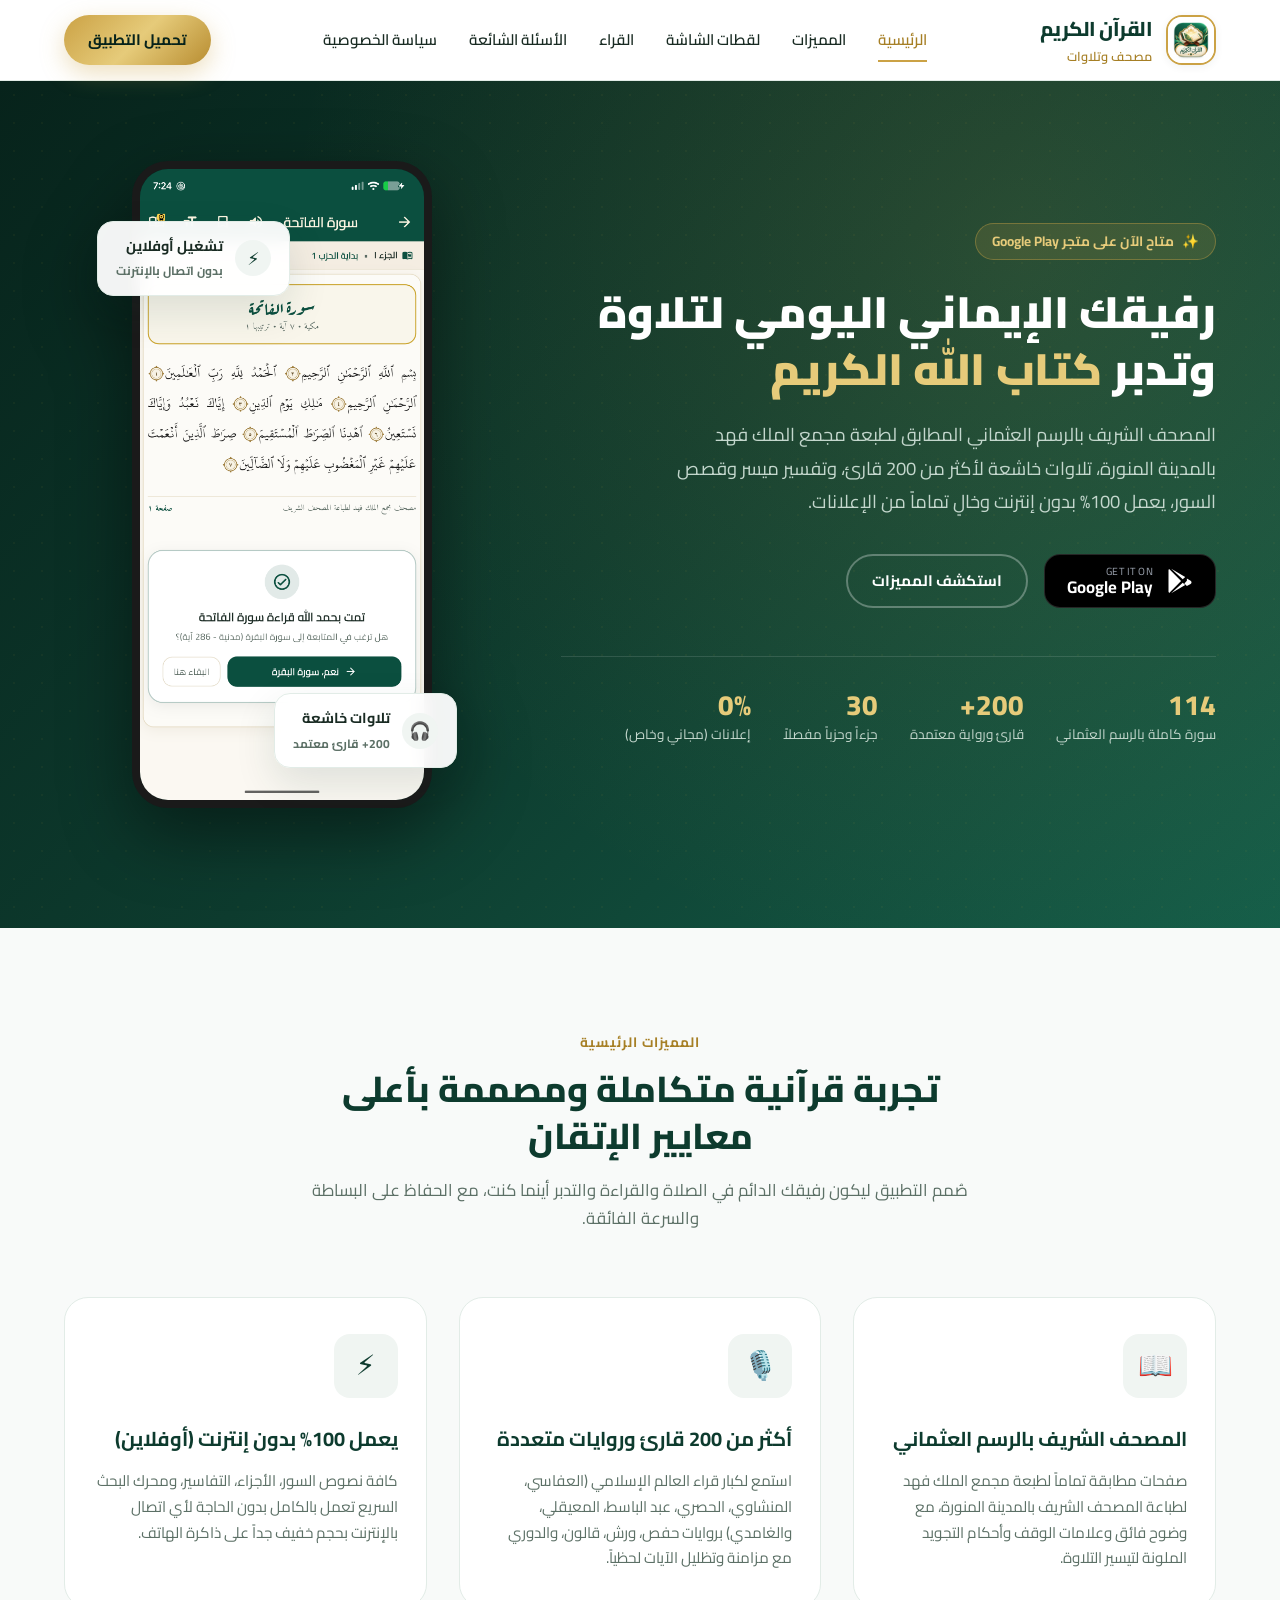
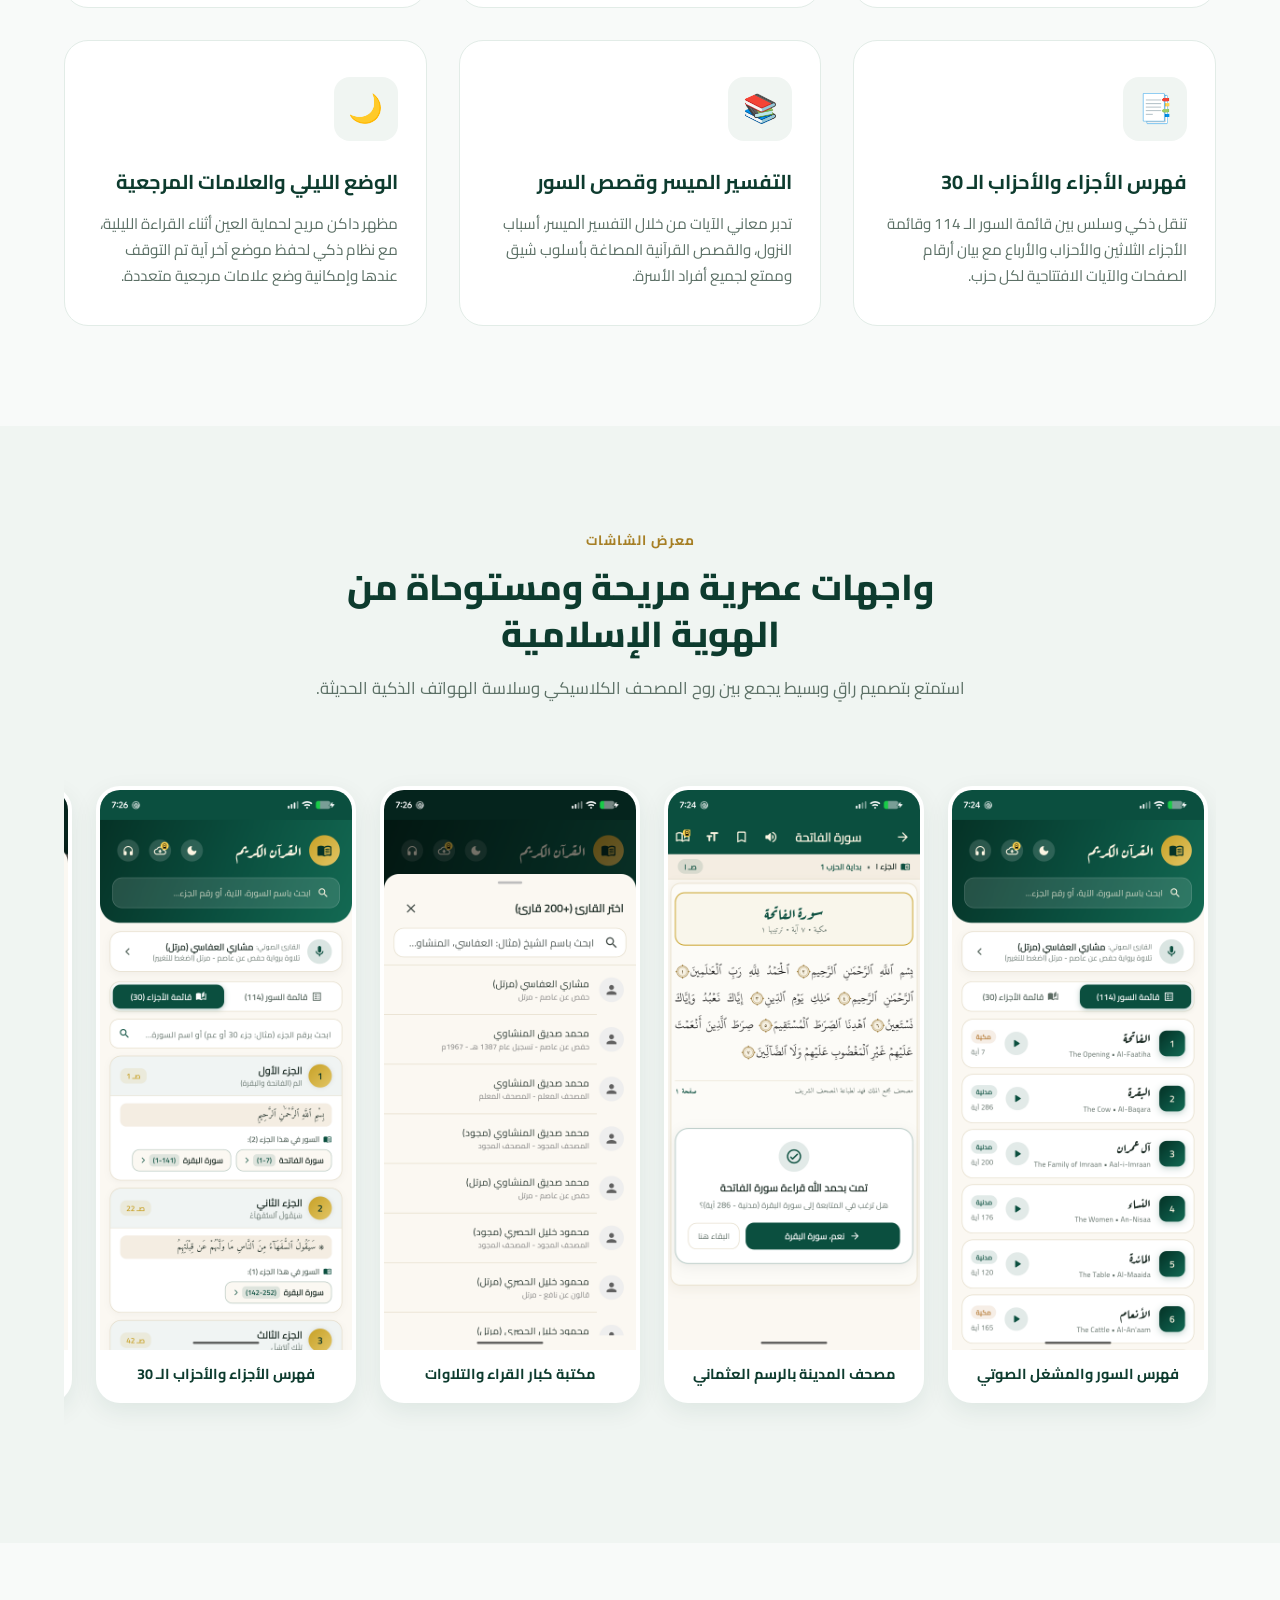
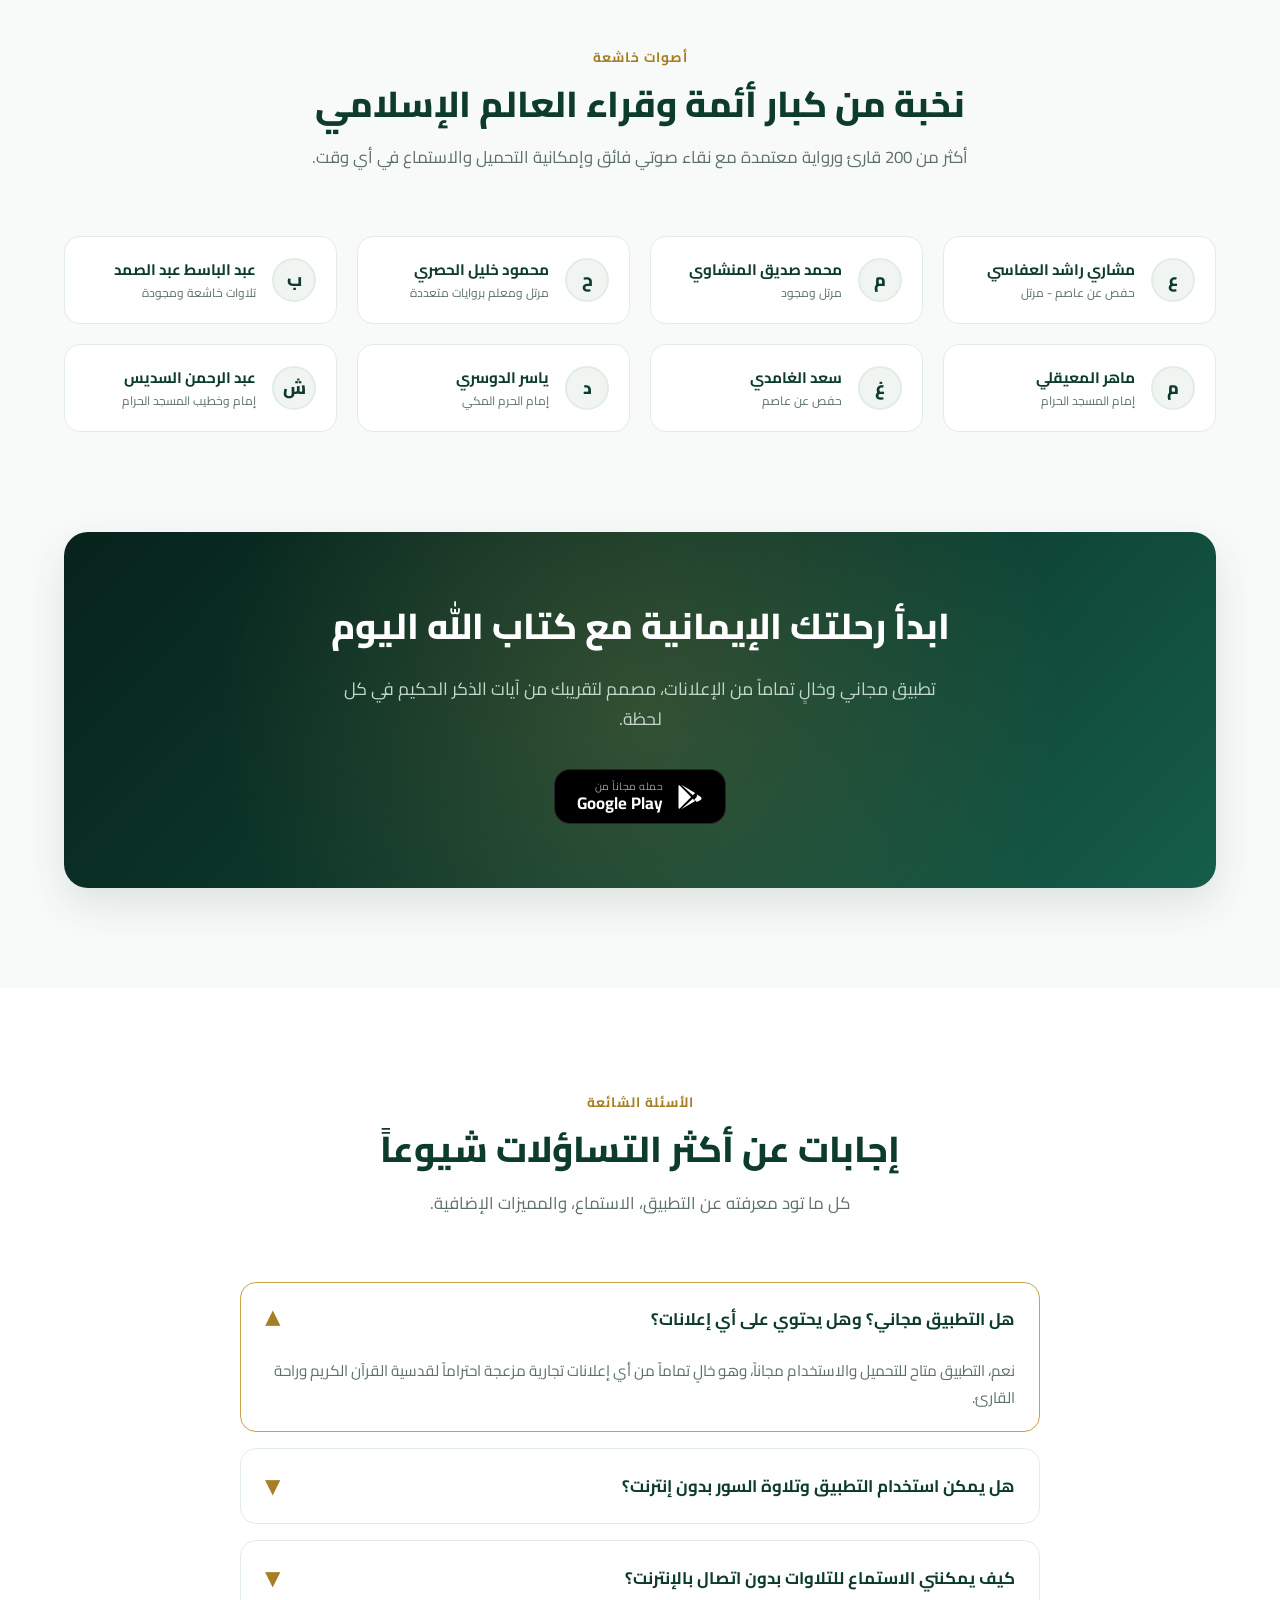
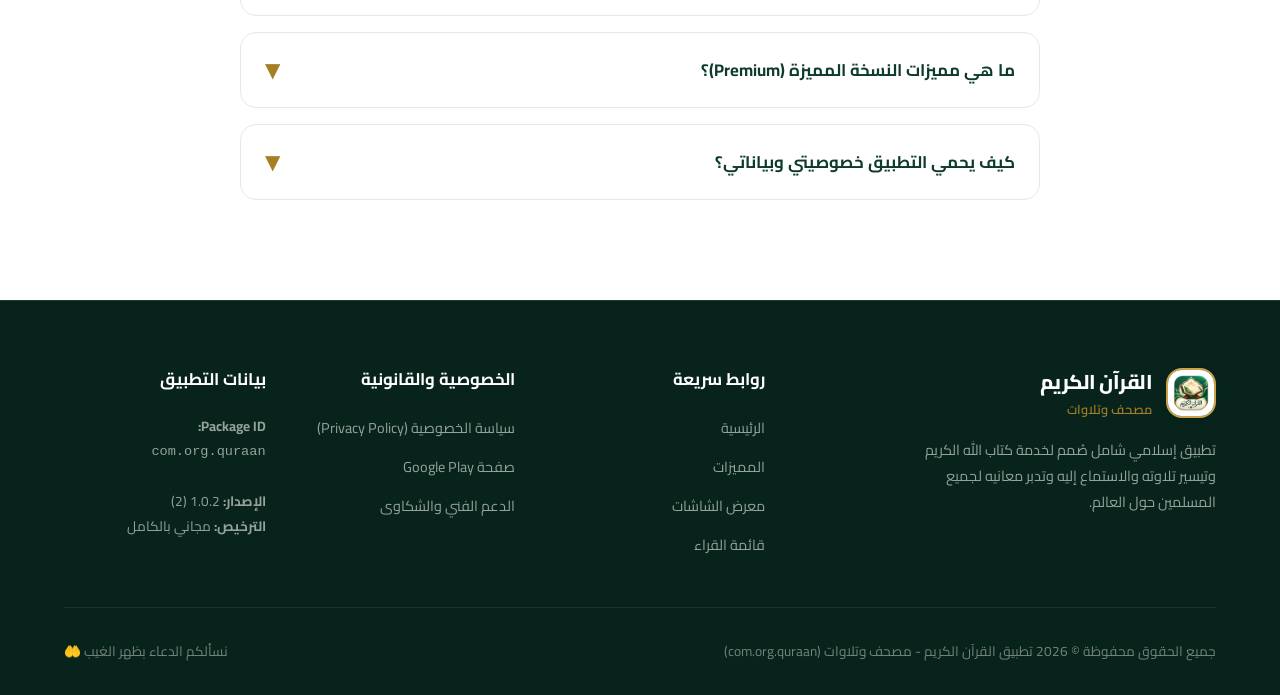
<file: index.html>
<!DOCTYPE html>
<html lang="ar" dir="rtl">
<head>
  <meta charset="UTF-8">
  <meta name="viewport" content="width=device-width, initial-scale=1.0">
  <title>القرآن الكريم - مصحف وتلاوات | التطبيق الإسلامي الشامل</title>
  <meta name="description" content="تطبيق القرآن الكريم - مصحف وتلاوات: المصحف الشريف بالرسم العثماني، تلاوات خاشعة لأكثر من 200 قارئ، وتفسير وقصص السور بدون إنترنت وبدون إعلانات.">
  <meta name="keywords" content="القرآن الكريم, مصحف المدينة, تلاوات قرآنية, العفاسي, المنشاوي, الحصري, عبد الباسط, تفسير السور, quran app, com.org.quraan">
  <meta property="og:title" content="القرآن الكريم - مصحف وتلاوات">
  <meta property="og:description" content="المصحف الشريف بالرسم العثماني، تلاوات خاشعة لأكثر من 200 قارئ، وتفسير وقصص السور بدون إعلانات.">
  <meta property="og:image" content="assets/images/feature_graphic.png">
  <meta property="og:type" content="website">
  
  <link rel="icon" type="image/png" href="assets/images/icon.png">
  <link rel="stylesheet" href="styles.css">
</head>
<body>

  <!-- Header -->
  <header class="header">
    <div class="container">
      <nav class="nav">
        <a href="index.html" class="logo">
          <img src="assets/images/icon.png" alt="شعار تطبيق القرآن الكريم" class="logo-icon">
          <div class="logo-text">
            <span class="logo-title">القرآن الكريم</span>
            <span class="logo-subtitle">مصحف وتلاوات</span>
          </div>
        </a>
        
        <ul class="nav-menu" id="navMenu">
          <li><a href="#hero" class="nav-link active">الرئيسية</a></li>
          <li><a href="#features" class="nav-link">المميزات</a></li>
          <li><a href="#screenshots" class="nav-link">لقطات الشاشة</a></li>
          <li><a href="#reciters" class="nav-link">القراء</a></li>
          <li><a href="#faq" class="nav-link">الأسئلة الشائعة</a></li>
          <li><a href="privacy-policy.html" class="nav-link">سياسة الخصوصية</a></li>
        </ul>

        <div class="nav-actions">
          <a href="#download" class="btn btn-primary">تحميل التطبيق</a>
          <button class="mobile-toggle" id="mobileToggle" aria-label="القائمة">☰</button>
        </div>
      </nav>
    </div>
  </header>

  <!-- Hero Section -->
  <section class="hero" id="hero">
    <div class="hero-pattern"></div>
    <div class="container">
      <div class="hero-content">
        
        <div class="hero-text">
          <div class="hero-badge">
            <span>✨</span>
            <span>متاح الآن على متجر Google Play</span>
          </div>
          
          <h1 class="hero-title">
            رفيقك الإيماني اليومي لتلاوة وتدبر <span>كتاب الله الكريم</span>
          </h1>
          
          <p class="hero-subtitle">
            المصحف الشريف بالرسم العثماني المطابق لطبعة مجمع الملك فهد بالمدينة المنورة، تلاوات خاشعة لأكثر من 200 قارئ، وتفسير ميسر وقصص السور، يعمل 100% بدون إنترنت وخالٍ تماماً من الإعلانات.
          </p>

          <div class="hero-ctas" id="download">
            <a href="https://play.google.com/store/apps/details?id=com.org.quraan" target="_blank" rel="noopener" class="playstore-badge-btn">
              <svg viewBox="0 0 24 24" fill="currentColor">
                <path d="M3.609 1.814L13.793 12 3.61 22.186a1.597 1.597 0 0 1-.61-.914V2.728c0-.348.225-.66.61-.914zM15.207 13.414l2.122 2.121-12.016 6.942 9.894-9.063zm2.122-4.949l-2.122 2.121L5.313 1.523l12.016 6.942zm1.414 1.414l3.197 1.848a1.595 1.595 0 0 1 0 2.766l-3.197 1.848-2.122-2.121 2.122-2.341z"/>
              </svg>
              <div class="playstore-badge-texts">
                <span class="playstore-badge-sub">GET IT ON</span>
                <span class="playstore-badge-main">Google Play</span>
              </div>
            </a>

            <a href="#features" class="btn btn-outline" style="color: #ffffff; border-color: rgba(255,255,255,0.3);">
              استكشف المميزات
            </a>
          </div>

          <div class="hero-stats">
            <div class="stat-item">
              <span class="stat-value">114</span>
              <span class="stat-label">سورة كاملة بالرسم العثماني</span>
            </div>
            <div class="stat-item">
              <span class="stat-value">200+</span>
              <span class="stat-label">قارئ ورواية معتمدة</span>
            </div>
            <div class="stat-item">
              <span class="stat-value">30</span>
              <span class="stat-label">جزءاً وحزباً مفصلاً</span>
            </div>
            <div class="stat-item">
              <span class="stat-value">0%</span>
              <span class="stat-label">إعلانات (مجاني وخاص)</span>
            </div>
          </div>
        </div>

        <div class="hero-visual">
          <div class="phone-mockup-wrap">
            <img src="assets/images/02_madina_mushaf_reading.png" alt="واجهة المصحف الشريف" class="phone-screen-img">
            
            <div class="floating-card floating-card-1">
              <div class="floating-card-icon">🎧</div>
              <div>
                <div>تلاوات خاشعة</div>
                <small style="color: var(--text-muted);">200+ قارئ معتمد</small>
              </div>
            </div>

            <div class="floating-card floating-card-2">
              <div class="floating-card-icon">⚡</div>
              <div>
                <div>تشغيل أوفلاين</div>
                <small style="color: var(--text-muted);">بدون اتصال بالإنترنت</small>
              </div>
            </div>
          </div>
        </div>

      </div>
    </div>
  </section>

  <!-- Features Section -->
  <section class="section" id="features">
    <div class="container">
      <div class="section-header">
        <span class="section-tag">المميزات الرئيسية</span>
        <h2 class="section-title">تجربة قرآنية متكاملة ومصممة بأعلى معايير الإتقان</h2>
        <p class="section-desc">
          صُمم التطبيق ليكون رفيقك الدائم في الصلاة والقراءة والتدبر أينما كنت، مع الحفاظ على البساطة والسرعة الفائقة.
        </p>
      </div>

      <div class="features-grid">
        
        <div class="feature-card">
          <div class="feature-icon-wrap">📖</div>
          <h3 class="feature-title">المصحف الشريف بالرسم العثماني</h3>
          <p class="feature-text">
            صفحات مطابقة تماماً لطبعة مجمع الملك فهد لطباعة المصحف الشريف بالمدينة المنورة، مع وضوح فائق وعلامات الوقف وأحكام التجويد الملونة لتيسير التلاوة.
          </p>
        </div>

        <div class="feature-card">
          <div class="feature-icon-wrap">🎙️</div>
          <h3 class="feature-title">أكثر من 200 قارئ وروايات متعددة</h3>
          <p class="feature-text">
            استمع لكبار قراء العالم الإسلامي (العفاسي، المنشاوي، الحصري، عبد الباسط، المعيقلي، والغامدي) بروايات حفص، ورش، قالون، والدوري مع مزامنة وتظليل الآيات لحظياً.
          </p>
        </div>

        <div class="feature-card">
          <div class="feature-icon-wrap">⚡</div>
          <h3 class="feature-title">يعمل 100% بدون إنترنت (أوفلاين)</h3>
          <p class="feature-text">
            كافة نصوص السور، الأجزاء، التفاسير، ومحرك البحث السريع تعمل بالكامل بدون الحاجة لأي اتصال بالإنترنت بحجم خفيف جداً على ذاكرة الهاتف.
          </p>
        </div>

        <div class="feature-card">
          <div class="feature-icon-wrap">📑</div>
          <h3 class="feature-title">فهرس الأجزاء والأحزاب الـ 30</h3>
          <p class="feature-text">
            تنقل ذكي وسلس بين قائمة السور الـ 114 وقائمة الأجزاء الثلاثين والأحزاب والأرباع مع بيان أرقام الصفحات والآيات الافتتاحية لكل حزب.
          </p>
        </div>

        <div class="feature-card">
          <div class="feature-icon-wrap">📚</div>
          <h3 class="feature-title">التفسير الميسر وقصص السور</h3>
          <p class="feature-text">
            تدبر معاني الآيات من خلال التفسير الميسر، أسباب النزول، والقصص القرآنية المصاغة بأسلوب شيق وممتع لجميع أفراد الأسرة.
          </p>
        </div>

        <div class="feature-card">
          <div class="feature-icon-wrap">🌙</div>
          <h3 class="feature-title">الوضع الليلي والعلامات المرجعية</h3>
          <p class="feature-text">
            مظهر داكن مريح لحماية العين أثناء القراءة الليلية، مع نظام ذكي لحفظ موضع آخر آية تم التوقف عندها وإمكانية وضع علامات مرجعية متعددة.
          </p>
        </div>

      </div>
    </div>
  </section>

  <!-- Screenshots Showcase -->
  <section class="section showcase" id="screenshots">
    <div class="container">
      <div class="section-header">
        <span class="section-tag">معرض الشاشات</span>
        <h2 class="section-title">واجهات عصرية مريحة ومستوحاة من الهوية الإسلامية</h2>
        <p class="section-desc">
          استمتع بتصميم راقٍ وبسيط يجمع بين روح المصحف الكلاسيكي وسلاسة الهواتف الذكية الحديثة.
        </p>
      </div>

      <div class="screenshots-scroll">
        
        <div class="screenshot-item">
          <img src="assets/images/01_home_surahs_and_audio.png" alt="فهرس السور والمشغل الصوتي" loading="lazy">
          <div class="screenshot-caption">فهرس السور والمشغل الصوتي</div>
        </div>

        <div class="screenshot-item">
          <img src="assets/images/02_madina_mushaf_reading.png" alt="مصحف المدينة بالرسم العثماني" loading="lazy">
          <div class="screenshot-caption">مصحف المدينة بالرسم العثماني</div>
        </div>

        <div class="screenshot-item">
          <img src="assets/images/03_sheikhs_and_reciters.png" alt="مكتبة كبار القراء والتلاوات" loading="lazy">
          <div class="screenshot-caption">مكتبة كبار القراء والتلاوات</div>
        </div>

        <div class="screenshot-item">
          <img src="assets/images/04_ajza_and_parties_index.png" alt="فهرس الأجزاء والأحزاب الـ 30" loading="lazy">
          <div class="screenshot-caption">فهرس الأجزاء والأحزاب الـ 30</div>
        </div>

        <div class="screenshot-item">
          <img src="assets/images/05_premium_features_and_tafseer.png" alt="التفسير الميسر والمميزات الممتازة" loading="lazy">
          <div class="screenshot-caption">التفسير الميسر والمميزات الممتازة</div>
        </div>

      </div>
    </div>
  </section>

  <!-- Reciters Showcase -->
  <section class="section" id="reciters">
    <div class="container">
      <div class="section-header">
        <span class="section-tag">أصوات خاشعة</span>
        <h2 class="section-title">نخبة من كبار أئمة وقراء العالم الإسلامي</h2>
        <p class="section-desc">
          أكثر من 200 قارئ ورواية معتمدة مع نقاء صوتي فائق وإمكانية التحميل والاستماع في أي وقت.
        </p>
      </div>

      <div class="reciters-grid">
        
        <div class="reciter-card">
          <div class="reciter-avatar">ع</div>
          <div>
            <div class="reciter-name">مشاري راشد العفاسي</div>
            <div class="reciter-style">حفص عن عاصم - مرتل</div>
          </div>
        </div>

        <div class="reciter-card">
          <div class="reciter-avatar">م</div>
          <div>
            <div class="reciter-name">محمد صديق المنشاوي</div>
            <div class="reciter-style">مرتل ومجود</div>
          </div>
        </div>

        <div class="reciter-card">
          <div class="reciter-avatar">ح</div>
          <div>
            <div class="reciter-name">محمود خليل الحصري</div>
            <div class="reciter-style">مرتل ومعلم بروايات متعددة</div>
          </div>
        </div>

        <div class="reciter-card">
          <div class="reciter-avatar">ب</div>
          <div>
            <div class="reciter-name">عبد الباسط عبد الصمد</div>
            <div class="reciter-style">تلاوات خاشعة ومجودة</div>
          </div>
        </div>

        <div class="reciter-card">
          <div class="reciter-avatar">م</div>
          <div>
            <div class="reciter-name">ماهر المعيقلي</div>
            <div class="reciter-style">إمام المسجد الحرام</div>
          </div>
        </div>

        <div class="reciter-card">
          <div class="reciter-avatar">غ</div>
          <div>
            <div class="reciter-name">سعد الغامدي</div>
            <div class="reciter-style">حفص عن عاصم</div>
          </div>
        </div>

        <div class="reciter-card">
          <div class="reciter-avatar">د</div>
          <div>
            <div class="reciter-name">ياسر الدوسري</div>
            <div class="reciter-style">إمام الحرم المكي</div>
          </div>
        </div>

        <div class="reciter-card">
          <div class="reciter-avatar">ش</div>
          <div>
            <div class="reciter-name">عبد الرحمن السديس</div>
            <div class="reciter-style">إمام وخطيب المسجد الحرام</div>
          </div>
        </div>

      </div>
    </div>
  </section>

  <!-- CTA Banner Section -->
  <section class="section" style="padding-top: 0;">
    <div class="container">
      <div class="cta-banner">
        <h2 class="cta-title">ابدأ رحلتك الإيمانية مع كتاب الله اليوم</h2>
        <p class="cta-desc">
          تطبيق مجاني وخالٍ تماماً من الإعلانات، مصمم لتقريبك من آيات الذكر الحكيم في كل لحظة.
        </p>
        <div class="cta-actions">
          <a href="https://play.google.com/store/apps/details?id=com.org.quraan" target="_blank" rel="noopener" class="playstore-badge-btn">
            <svg viewBox="0 0 24 24" fill="currentColor">
              <path d="M3.609 1.814L13.793 12 3.61 22.186a1.597 1.597 0 0 1-.61-.914V2.728c0-.348.225-.66.61-.914zM15.207 13.414l2.122 2.121-12.016 6.942 9.894-9.063zm2.122-4.949l-2.122 2.121L5.313 1.523l12.016 6.942zm1.414 1.414l3.197 1.848a1.595 1.595 0 0 1 0 2.766l-3.197 1.848-2.122-2.121 2.122-2.341z"/>
            </svg>
            <div class="playstore-badge-texts">
              <span class="playstore-badge-sub">حمله مجاناً من</span>
              <span class="playstore-badge-main">Google Play</span>
            </div>
          </a>
        </div>
      </div>
    </div>
  </section>

  <!-- FAQ Section -->
  <section class="section" id="faq" style="background: #ffffff;">
    <div class="container">
      <div class="section-header">
        <span class="section-tag">الأسئلة الشائعة</span>
        <h2 class="section-title">إجابات عن أكثر التساؤلات شيوعاً</h2>
        <p class="section-desc">كل ما تود معرفته عن التطبيق، الاستماع، والمميزات الإضافية.</p>
      </div>

      <div class="faq-grid">
        
        <div class="faq-item active">
          <div class="faq-question">
            <span>هل التطبيق مجاني؟ وهل يحتوي على أي إعلانات؟</span>
            <span class="faq-icon">▼</span>
          </div>
          <div class="faq-answer">
            نعم، التطبيق متاح للتحميل والاستخدام مجاناً، وهو خالٍ تماماً من أي إعلانات تجارية مزعجة احتراماً لقدسية القرآن الكريم وراحة القارئ.
          </div>
        </div>

        <div class="faq-item">
          <div class="faq-question">
            <span>هل يمكن استخدام التطبيق وتلاوة السور بدون إنترنت؟</span>
            <span class="faq-icon">▼</span>
          </div>
          <div class="faq-answer">
            نعم 100%! كافة نصوص المصحف الشريف بالرسم العثماني، التفسير الميسر، محرك البحث، وفهرس الأجزاء مدمجة ومحفوظة داخل التطبيق وتعمل فورياً بدون أي اتصال بالإنترنت.
          </div>
        </div>

        <div class="faq-item">
          <div class="faq-question">
            <span>كيف يمكنني الاستماع للتلاوات بدون اتصال بالإنترنت؟</span>
            <span class="faq-icon">▼</span>
          </div>
          <div class="faq-answer">
            يمكنك بث التلاوات مباشرة عبر الإنترنت مجاناً، أو تحميل سور القارئ المفضل لديك بضغطة زر واحدة لتستمع إليها لاحقاً أوفلاين في أي وقت بدون إنترنت.
          </div>
        </div>

        <div class="faq-item">
          <div class="faq-question">
            <span>ما هي مميزات النسخة المميزة (Premium)؟</span>
            <span class="faq-icon">▼</span>
          </div>
          <div class="faq-answer">
            تتيح النسخة المميزة فتح خاصية تحميل التلاوات والاستماع إليها أوفلاين بالكامل، بالإضافة إلى ميزة التفسير الميسر وقصص وأسباب نزول السور، وذلك عبر اشتراك دائم لمرة واحدة مدى الحياة بدون أي مصاريف شهرية.
          </div>
        </div>

        <div class="faq-item">
          <div class="faq-question">
            <span>كيف يحمي التطبيق خصوصيتي وبياناتي؟</span>
            <span class="faq-icon">▼</span>
          </div>
          <div class="faq-answer">
            التطبيق لا يطلب تسجيل الدخول، ولا يجمع أو يشارك أي بيانات شخصية، موقع جغرافي، أو جهات اتصال. كافة العلامات المرجعية والإعدادات تُحفظ محلياً على هاتفك فقط. يمكنك مراجعة <a href="privacy-policy.html" style="color: var(--primary); font-weight: 700;">سياسة الخصوصية</a> لمزيد من التفاصيل.
          </div>
        </div>

      </div>
    </div>
  </section>

  <!-- Footer -->
  <footer class="footer">
    <div class="container">
      <div class="footer-grid">
        
        <div class="footer-brand">
          <div class="logo" style="color: #ffffff;">
            <img src="assets/images/icon.png" alt="أيقونة التطبيق" class="logo-icon">
            <div class="logo-text">
              <span class="logo-title">القرآن الكريم</span>
              <span class="logo-subtitle">مصحف وتلاوات</span>
            </div>
          </div>
          <p class="footer-desc">
            تطبيق إسلامي شامل صُمم لخدمة كتاب الله الكريم وتيسير تلاوته والاستماع إليه وتدبر معانيه لجميع المسلمين حول العالم.
          </p>
        </div>

        <div>
          <h4 class="footer-col-title">روابط سريعة</h4>
          <ul class="footer-links">
            <li><a href="#hero" class="footer-link">الرئيسية</a></li>
            <li><a href="#features" class="footer-link">المميزات</a></li>
            <li><a href="#screenshots" class="footer-link">معرض الشاشات</a></li>
            <li><a href="#reciters" class="footer-link">قائمة القراء</a></li>
          </ul>
        </div>

        <div>
          <h4 class="footer-col-title">الخصوصية والقانونية</h4>
          <ul class="footer-links">
            <li><a href="privacy-policy.html" class="footer-link">سياسة الخصوصية (Privacy Policy)</a></li>
            <li><a href="https://play.google.com/store/apps/details?id=com.org.quraan" target="_blank" rel="noopener" class="footer-link">صفحة Google Play</a></li>
            <li><a href="mailto:support@quraan.org" class="footer-link">الدعم الفني والشكاوى</a></li>
          </ul>
        </div>

        <div>
          <h4 class="footer-col-title">بيانات التطبيق</h4>
          <p style="font-size: 0.85rem; color: #94a39b; line-height: 1.8;">
            <strong>Package ID:</strong><br><code>com.org.quraan</code><br><br>
            <strong>الإصدار:</strong> 1.0.2 (2)<br>
            <strong>الترخيص:</strong> مجاني بالكامل
          </p>
        </div>

      </div>

      <div class="footer-bottom">
        <span>جميع الحقوق محفوظة &copy; 2026 تطبيق القرآن الكريم - مصحف وتلاوات (com.org.quraan)</span>
        <span>نسألكم الدعاء بظهر الغيب 🤲</span>
      </div>
    </div>
  </footer>

  <script src="script.js"></script>
</body>
</html>
</file>
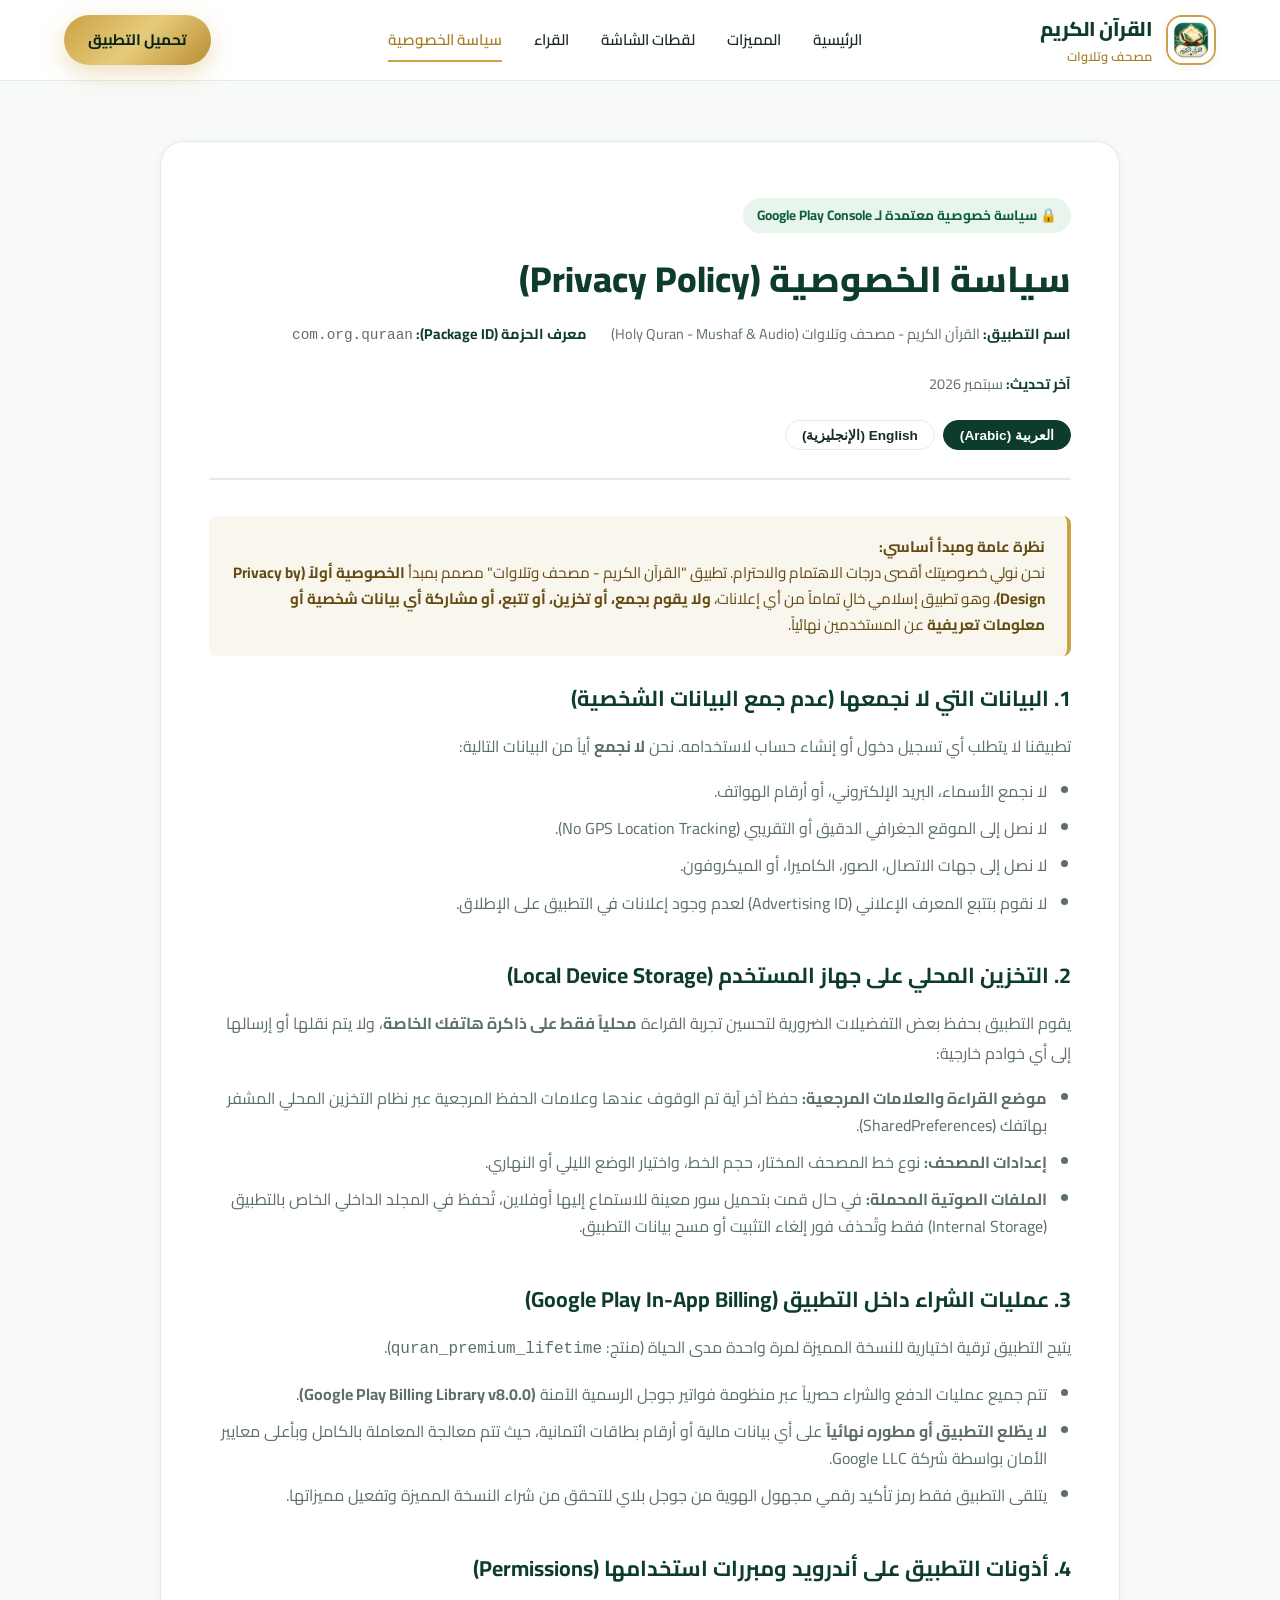
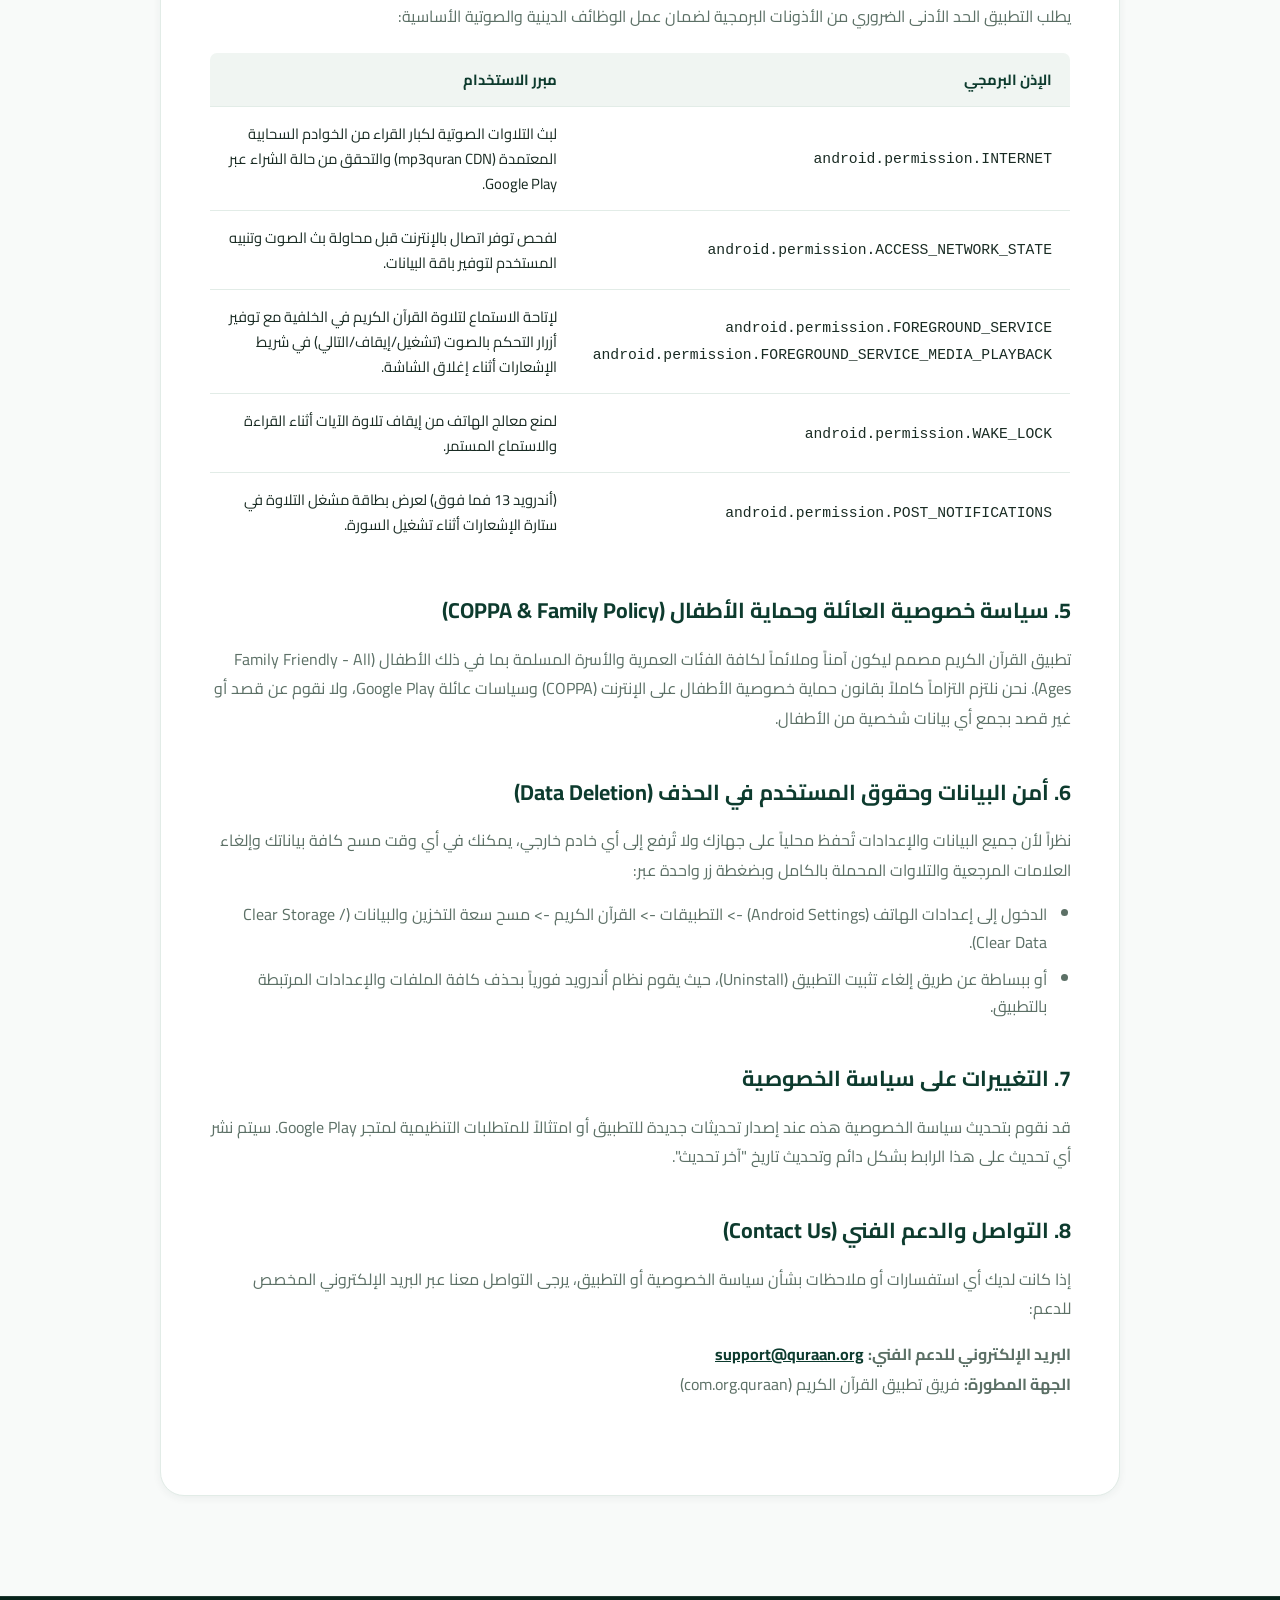
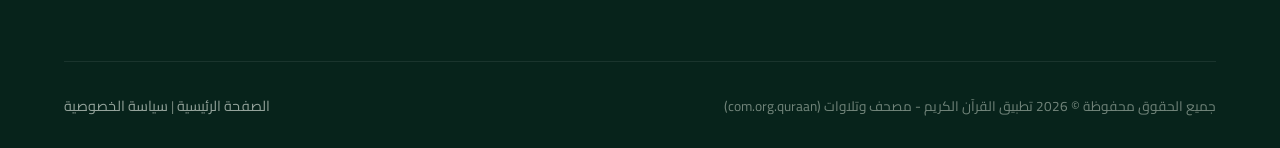
<file: privacy-policy.html>
<!DOCTYPE html>
<html lang="ar" dir="rtl">
<head>
  <meta charset="UTF-8">
  <meta name="viewport" content="width=device-width, initial-scale=1.0">
  <title>سياسة الخصوصية | تطبيق القرآن الكريم - مصحف وتلاوات (com.org.quraan)</title>
  <meta name="description" content="سياسة الخصوصية الرسمية والمعتمدة لتطبيق القرآن الكريم - مصحف وتلاوات لنظام أندرويد على متجر Google Play.">
  <link rel="icon" type="image/png" href="assets/images/icon.png">
  <link rel="stylesheet" href="styles.css">
</head>
<body>

  <!-- Header -->
  <header class="header">
    <div class="container">
      <nav class="nav">
        <a href="index.html" class="logo">
          <img src="assets/images/icon.png" alt="أيقونة تطبيق القرآن الكريم" class="logo-icon">
          <div class="logo-text">
            <span class="logo-title">القرآن الكريم</span>
            <span class="logo-subtitle">مصحف وتلاوات</span>
          </div>
        </a>
        
        <ul class="nav-menu" id="navMenu">
          <li><a href="index.html" class="nav-link">الرئيسية</a></li>
          <li><a href="index.html#features" class="nav-link">المميزات</a></li>
          <li><a href="index.html#screenshots" class="nav-link">لقطات الشاشة</a></li>
          <li><a href="index.html#reciters" class="nav-link">القراء</a></li>
          <li><a href="privacy-policy.html" class="nav-link active">سياسة الخصوصية</a></li>
        </ul>

        <div class="nav-actions">
          <a href="index.html#download" class="btn btn-primary">تحميل التطبيق</a>
          <button class="mobile-toggle" id="mobileToggle" aria-label="القائمة">☰</button>
        </div>
      </nav>
    </div>
  </header>

  <!-- Policy Content -->
  <main class="policy-page">
    <div class="container">
      <div class="policy-card">
        
        <div class="policy-header">
          <span class="policy-badge">🔒 سياسة خصوصية معتمدة لـ Google Play Console</span>
          <h1 class="policy-title">سياسة الخصوصية (Privacy Policy)</h1>
          <div class="policy-meta">
            <span class="policy-meta-item"><strong>اسم التطبيق:</strong> القرآن الكريم - مصحف وتلاوات (Holy Quran - Mushaf & Audio)</span>
            <span class="policy-meta-item"><strong>معرف الحزمة (Package ID):</strong> <code>com.org.quraan</code></span>
            <span class="policy-meta-item"><strong>آخر تحديث:</strong> سبتمبر 2026</span>
          </div>

          <div class="policy-lang-toggle">
            <button class="lang-btn active" id="langArBtn">العربية (Arabic)</button>
            <button class="lang-btn" id="langEnBtn">English (الإنجليزية)</button>
          </div>
        </div>

        <!-- ========================================================
             ARABIC SECTION (العربية)
             ======================================================== -->
        <div id="policyContentAr" class="policy-body-ar">
          
          <div class="policy-alert">
            <strong>نظرة عامة ومبدأ أساسي:</strong><br>
            نحن نولي خصوصيتك أقصى درجات الاهتمام والاحترام. تطبيق "القرآن الكريم - مصحف وتلاوات" مصمم بمبدأ <strong>الخصوصية أولاً (Privacy by Design)</strong>، وهو تطبيق إسلامي خالٍ تماماً من أي إعلانات، <strong>ولا يقوم بجمع، أو تخزين، أو تتبع، أو مشاركة أي بيانات شخصية أو معلومات تعريفية</strong> عن المستخدمين نهائياً.
          </div>

          <section class="policy-section">
            <h2 class="policy-sec-title">1. البيانات التي لا نجمعها (عدم جمع البيانات الشخصية)</h2>
            <p class="policy-text">
              تطبيقنا لا يتطلب أي تسجيل دخول أو إنشاء حساب لاستخدامه. نحن <strong>لا نجمع</strong> أياً من البيانات التالية:
            </p>
            <ul class="policy-list">
              <li>لا نجمع الأسماء، البريد الإلكتروني، أو أرقام الهواتف.</li>
              <li>لا نصل إلى الموقع الجغرافي الدقيق أو التقريبي (No GPS Location Tracking).</li>
              <li>لا نصل إلى جهات الاتصال، الصور، الكاميرا، أو الميكروفون.</li>
              <li>لا نقوم بتتبع المعرف الإعلاني (Advertising ID) لعدم وجود إعلانات في التطبيق على الإطلاق.</li>
            </ul>
          </section>

          <section class="policy-section">
            <h2 class="policy-sec-title">2. التخزين المحلي على جهاز المستخدم (Local Device Storage)</h2>
            <p class="policy-text">
              يقوم التطبيق بحفظ بعض التفضيلات الضرورية لتحسين تجربة القراءة <strong>محلياً فقط على ذاكرة هاتفك الخاصة</strong>، ولا يتم نقلها أو إرسالها إلى أي خوادم خارجية:
            </p>
            <ul class="policy-list">
              <li><strong>موضع القراءة والعلامات المرجعية:</strong> حفظ آخر آية تم الوقوف عندها وعلامات الحفظ المرجعية عبر نظام التخزين المحلي المشفر بهاتفك (SharedPreferences).</li>
              <li><strong>إعدادات المصحف:</strong> نوع خط المصحف المختار، حجم الخط، واختيار الوضع الليلي أو النهاري.</li>
              <li><strong>الملفات الصوتية المحملة:</strong> في حال قمت بتحميل سور معينة للاستماع إليها أوفلاين، تُحفظ في المجلد الداخلي الخاص بالتطبيق (Internal Storage) فقط وتُحذف فور إلغاء التثبيت أو مسح بيانات التطبيق.</li>
            </ul>
          </section>

          <section class="policy-section">
            <h2 class="policy-sec-title">3. عمليات الشراء داخل التطبيق (Google Play In-App Billing)</h2>
            <p class="policy-text">
              يتيح التطبيق ترقية اختيارية للنسخة المميزة لمرة واحدة مدى الحياة (منتج: <code>quran_premium_lifetime</code>).
            </p>
            <ul class="policy-list">
              <li>تتم جميع عمليات الدفع والشراء حصرياً عبر منظومة فواتير جوجل الرسمية الآمنة <strong>(Google Play Billing Library v8.0.0)</strong>.</li>
              <li><strong>لا يطّلع التطبيق أو مطوره نهائياً</strong> على أي بيانات مالية أو أرقام بطاقات ائتمانية، حيث تتم معالجة المعاملة بالكامل وبأعلى معايير الأمان بواسطة شركة Google LLC.</li>
              <li>يتلقى التطبيق فقط رمز تأكيد رقمي مجهول الهوية من جوجل بلاي للتحقق من شراء النسخة المميزة وتفعيل مميزاتها.</li>
            </ul>
          </section>

          <section class="policy-section">
            <h2 class="policy-sec-title">4. أذونات التطبيق على أندرويد ومبررات استخدامها (Permissions)</h2>
            <p class="policy-text">
              يطلب التطبيق الحد الأدنى الضروري من الأذونات البرمجية لضمان عمل الوظائف الدينية والصوتية الأساسية:
            </p>
            <table class="policy-table">
              <thead>
                <tr>
                  <th>الإذن البرمجي</th>
                  <th>مبرر الاستخدام</th>
                </tr>
              </thead>
              <tbody>
                <tr>
                  <td><code>android.permission.INTERNET</code></td>
                  <td>لبث التلاوات الصوتية لكبار القراء من الخوادم السحابية المعتمدة (mp3quran CDN) والتحقق من حالة الشراء عبر Google Play.</td>
                </tr>
                <tr>
                  <td><code>android.permission.ACCESS_NETWORK_STATE</code></td>
                  <td>لفحص توفر اتصال بالإنترنت قبل محاولة بث الصوت وتنبيه المستخدم لتوفير باقة البيانات.</td>
                </tr>
                <tr>
                  <td><code>android.permission.FOREGROUND_SERVICE</code><br><code>android.permission.FOREGROUND_SERVICE_MEDIA_PLAYBACK</code></td>
                  <td>لإتاحة الاستماع لتلاوة القرآن الكريم في الخلفية مع توفير أزرار التحكم بالصوت (تشغيل/إيقاف/التالي) في شريط الإشعارات أثناء إغلاق الشاشة.</td>
                </tr>
                <tr>
                  <td><code>android.permission.WAKE_LOCK</code></td>
                  <td>لمنع معالج الهاتف من إيقاف تلاوة الآيات أثناء القراءة والاستماع المستمر.</td>
                </tr>
                <tr>
                  <td><code>android.permission.POST_NOTIFICATIONS</code></td>
                  <td>(أندرويد 13 فما فوق) لعرض بطاقة مشغل التلاوة في ستارة الإشعارات أثناء تشغيل السورة.</td>
                </tr>
              </tbody>
            </table>
          </section>

          <section class="policy-section">
            <h2 class="policy-sec-title">5. سياسة خصوصية العائلة وحماية الأطفال (COPPA & Family Policy)</h2>
            <p class="policy-text">
              تطبيق القرآن الكريم مصمم ليكون آمناً وملائماً لكافة الفئات العمرية والأسرة المسلمة بما في ذلك الأطفال (Family Friendly - All Ages). نحن نلتزم التزاماً كاملاً بقانون حماية خصوصية الأطفال على الإنترنت (COPPA) وسياسات عائلة Google Play، ولا نقوم عن قصد أو غير قصد بجمع أي بيانات شخصية من الأطفال.
            </p>
          </section>

          <section class="policy-section">
            <h2 class="policy-sec-title">6. أمن البيانات وحقوق المستخدم في الحذف (Data Deletion)</h2>
            <p class="policy-text">
              نظراً لأن جميع البيانات والإعدادات تُحفظ محلياً على جهازك ولا تُرفع إلى أي خادم خارجي، يمكنك في أي وقت مسح كافة بياناتك وإلغاء العلامات المرجعية والتلاوات المحملة بالكامل وبضغطة زر واحدة عبر:
            </p>
            <ul class="policy-list">
              <li>الدخول إلى إعدادات الهاتف (Android Settings) -> التطبيقات -> القرآن الكريم -> مسح سعة التخزين والبيانات (Clear Storage / Clear Data).</li>
              <li>أو ببساطة عن طريق إلغاء تثبيت التطبيق (Uninstall)، حيث يقوم نظام أندرويد فورياً بحذف كافة الملفات والإعدادات المرتبطة بالتطبيق.</li>
            </ul>
          </section>

          <section class="policy-section">
            <h2 class="policy-sec-title">7. التغييرات على سياسة الخصوصية</h2>
            <p class="policy-text">
              قد نقوم بتحديث سياسة الخصوصية هذه عند إصدار تحديثات جديدة للتطبيق أو امتثالاً للمتطلبات التنظيمية لمتجر Google Play. سيتم نشر أي تحديث على هذا الرابط بشكل دائم وتحديث تاريخ "آخر تحديث".
            </p>
          </section>

          <section class="policy-section">
            <h2 class="policy-sec-title">8. التواصل والدعم الفني (Contact Us)</h2>
            <p class="policy-text">
              إذا كانت لديك أي استفسارات أو ملاحظات بشأن سياسة الخصوصية أو التطبيق، يرجى التواصل معنا عبر البريد الإلكتروني المخصص للدعم:
            </p>
            <p class="policy-text">
              <strong>البريد الإلكتروني للدعم الفني:</strong> <a href="mailto:support@quraan.org" style="color: var(--primary); font-weight: 700;">support@quraan.org</a><br>
              <strong>الجهة المطورة:</strong> فريق تطبيق القرآن الكريم (com.org.quraan)
            </p>
          </section>

        </div>

        <!-- ========================================================
             ENGLISH SECTION (English Version for Google Reviewers)
             ======================================================== -->
        <div id="policyContentEn" class="policy-body-en" style="display: none;" dir="ltr">
          
          <div class="policy-alert" style="text-align: left;">
            <strong>Core Principle:</strong><br>
            We are deeply committed to protecting your privacy. "Holy Quran - Mushaf & Audio" (<code>com.org.quraan</code>) is built with a <strong>Privacy-First architecture</strong>. It is completely <strong>Ad-Free</strong> and <strong>does not collect, transmit, store, or share any personal identifiable information</strong> with anyone.
          </div>

          <section class="policy-section" style="text-align: left;">
            <h2 class="policy-sec-title">1. Information We Do NOT Collect</h2>
            <p class="policy-text">
              Our app requires no registration, account creation, or sign-in. We do NOT collect:
            </p>
            <ul class="policy-list" style="padding-left: 24px; padding-right: 0;">
              <li>No names, email addresses, phone numbers, or passwords.</li>
              <li>No precise or approximate physical/GPS location.</li>
              <li>No access to user contacts, photo galleries, camera, or microphone.</li>
              <li>No device advertising identifiers (Google Advertising ID) as the app contains zero ads.</li>
            </ul>
          </section>

          <section class="policy-section" style="text-align: left;">
            <h2 class="policy-sec-title">2. Local Device Storage Only</h2>
            <p class="policy-text">
              To deliver a seamless offline reading experience, preferences are stored strictly locally on your physical device:
            </p>
            <ul class="policy-list" style="padding-left: 24px; padding-right: 0;">
              <li><strong>Reading Progress & Bookmarks:</strong> Last read verse and bookmarks are persisted solely via Android SharedPreferences on device storage.</li>
              <li><strong>Display Settings:</strong> Selected Mushaf font type, font size, and light/dark theme preference.</li>
              <li><strong>Downloaded Audio:</strong> Audio recitations you choose to download are saved in the app's sandboxed private storage and are deleted when the app is uninstalled.</li>
            </ul>
          </section>

          <section class="policy-section" style="text-align: left;">
            <h2 class="policy-sec-title">3. In-App Purchases (Google Play Billing)</h2>
            <p class="policy-text">
              The application offers an optional one-time lifetime premium purchase (Product ID: <code>quran_premium_lifetime</code>).
            </p>
            <ul class="policy-list" style="padding-left: 24px; padding-right: 0;">
              <li>All financial transactions are handled exclusively by Google LLC using the official <strong>Google Play Billing Library v8.0.0</strong>.</li>
              <li>The developers have <strong>no access</strong> to your credit card details, bank accounts, or billing information.</li>
              <li>Google Play securely verifies the purchase token without exposing personal payment credentials.</li>
            </ul>
          </section>

          <section class="policy-section" style="text-align: left;">
            <h2 class="policy-sec-title">4. Android Permissions & Justification</h2>
            <p class="policy-text">
              The app requests only minimal standard permissions necessary for Quran audio and reading:
            </p>
            <table class="policy-table" style="text-align: left;">
              <thead>
                <tr>
                  <th style="text-align: left;">Permission</th>
                  <th style="text-align: left;">Purpose</th>
                </tr>
              </thead>
              <tbody>
                <tr>
                  <td><code>android.permission.INTERNET</code></td>
                  <td>To stream recitation audio from verified public servers (mp3quran CDN) and verify Google Play In-App purchases.</td>
                </tr>
                <tr>
                  <td><code>android.permission.ACCESS_NETWORK_STATE</code></td>
                  <td>To verify internet availability before attempting to stream, conserving cellular data.</td>
                </tr>
                <tr>
                  <td><code>android.permission.FOREGROUND_SERVICE</code><br><code>android.permission.FOREGROUND_SERVICE_MEDIA_PLAYBACK</code></td>
                  <td>To allow uninterrupted background recitation with media player controls in the notification drawer when screen is off.</td>
                </tr>
                <tr>
                  <td><code>android.permission.WAKE_LOCK</code></td>
                  <td>Prevents playback interruption when the phone enters sleep mode during active listening.</td>
                </tr>
                <tr>
                  <td><code>android.permission.POST_NOTIFICATIONS</code></td>
                  <td>(Android 13+) Required by Android OS to show media player controls in the notification area.</td>
                </tr>
              </tbody>
            </table>
          </section>

          <section class="policy-section" style="text-align: left;">
            <h2 class="policy-sec-title">5. Children's Privacy (COPPA & Families Policy)</h2>
            <p class="policy-text">
              Our application is family-friendly and suitable for all age groups. We strictly comply with the Children’s Online Privacy Protection Act (COPPA) and the Google Play Families Policy. We do not knowingly solicit or collect personal information from children under 13.
            </p>
          </section>

          <section class="policy-section" style="text-align: left;">
            <h2 class="policy-sec-title">6. Data Retention & User Data Deletion</h2>
            <p class="policy-text">
              Since all preferences, bookmarks, and audio files reside exclusively on your local device storage, you retain full ownership and control. You can permanently erase all stored data at any time by:
            </p>
            <ul class="policy-list" style="padding-left: 24px; padding-right: 0;">
              <li>Clearing App Data in your device: Settings -> Apps -> Holy Quran -> Clear Storage / Clear Data.</li>
              <li>Uninstalling the application from your Android device.</li>
            </ul>
          </section>

          <section class="policy-section" style="text-align: left;">
            <h2 class="policy-sec-title">7. Contact Information</h2>
            <p class="policy-text">
              If you have any questions, inquiries, or feedback regarding this Privacy Policy, please contact our support team at:
            </p>
            <p class="policy-text">
              <strong>Support Email:</strong> <a href="mailto:support@quraan.org" style="color: var(--primary); font-weight: 700;">support@quraan.org</a><br>
              <strong>Developer:</strong> Holy Quran Development Team (Application ID: <code>com.org.quraan</code>)
            </p>
          </section>

        </div>

      </div>
    </div>
  </main>

  <!-- Footer -->
  <footer class="footer">
    <div class="container">
      <div class="footer-bottom">
        <span>جميع الحقوق محفوظة &copy; 2026 تطبيق القرآن الكريم - مصحف وتلاوات (com.org.quraan)</span>
        <span><a href="index.html" class="footer-link">الصفحة الرئيسية</a> | <a href="privacy-policy.html" class="footer-link">سياسة الخصوصية</a></span>
      </div>
    </div>
  </footer>

  <script src="script.js"></script>
</body>
</html>
</file>
<file: styles.css>
@import url('https://fonts.googleapis.com/css2?family=Amiri:ital,wght@0,400;0,700;1,400&family=Cairo:wght@400;500;600;700;800;900&display=swap');

:root {
  --primary: #0d3b2e;
  --primary-light: #155e49;
  --primary-dark: #07231b;
  --primary-gradient: linear-gradient(135deg, #07231b 0%, #0d3b2e 50%, #155e49 100%);
  --accent-gold: #cba245;
  --accent-gold-light: #e6cb7a;
  --accent-gold-dark: #a67f25;
  --accent-gradient: linear-gradient(135deg, #cba245 0%, #e6cb7a 50%, #b88d31 100%);
  
  --bg-page: #f8faf9;
  --bg-surface: #ffffff;
  --bg-card: #ffffff;
  --bg-subtle: #f0f5f2;
  
  --text-main: #192b23;
  --text-muted: #5c7066;
  --text-light: #94a39b;
  --text-white: #ffffff;
  
  --border-color: #e2ece7;
  --border-focus: #cba245;
  
  --shadow-sm: 0 2px 8px rgba(13, 59, 46, 0.06);
  --shadow-md: 0 8px 24px rgba(13, 59, 46, 0.08);
  --shadow-lg: 0 16px 40px rgba(13, 59, 46, 0.12);
  --shadow-gold: 0 8px 25px rgba(203, 162, 69, 0.35);

  --radius-sm: 8px;
  --radius-md: 16px;
  --radius-lg: 24px;
  --radius-full: 9999px;

  --font-arabic: 'Cairo', system-ui, -apple-system, sans-serif;
  --font-quran: 'Amiri', serif;
  --transition-smooth: all 0.3s cubic-bezier(0.4, 0, 0.2, 1);
}

* {
  margin: 0;
  padding: 0;
  box-sizing: border-box;
}

html {
  scroll-behavior: smooth;
  font-family: var(--font-arabic);
}

body {
  background-color: var(--bg-page);
  color: var(--text-main);
  line-height: 1.7;
  direction: rtl;
  text-align: right;
  overflow-x: hidden;
}

/* LTR override for English section if needed */
[dir="ltr"] {
  direction: ltr;
  text-align: left;
}

/* Container */
.container {
  width: 100%;
  max-width: 1200px;
  margin: 0 auto;
  padding: 0 24px;
}

/* Header & Nav */
.header {
  position: sticky;
  top: 0;
  z-index: 100;
  background: rgba(255, 255, 255, 0.95);
  backdrop-filter: blur(12px);
  -webkit-backdrop-filter: blur(12px);
  border-bottom: 1px solid var(--border-color);
  transition: var(--transition-smooth);
}

.header.scrolled {
  box-shadow: var(--shadow-sm);
  background: rgba(255, 255, 255, 0.98);
}

.nav {
  display: flex;
  align-items: center;
  justify-content: space-between;
  height: 80px;
}

.logo {
  display: flex;
  align-items: center;
  gap: 14px;
  text-decoration: none;
  color: var(--primary);
}

.logo-icon {
  width: 50px;
  height: 50px;
  border-radius: var(--radius-md);
  box-shadow: var(--shadow-sm);
  object-fit: cover;
  border: 2px solid var(--accent-gold);
}

.logo-text {
  display: flex;
  flex-direction: column;
}

.logo-title {
  font-size: 1.25rem;
  font-weight: 800;
  color: var(--primary);
  letter-spacing: -0.5px;
}

.logo-subtitle {
  font-size: 0.8rem;
  color: var(--accent-gold-dark);
  font-weight: 600;
}

.nav-menu {
  display: flex;
  align-items: center;
  list-style: none;
  gap: 32px;
}

.nav-link {
  text-decoration: none;
  color: var(--text-main);
  font-weight: 600;
  font-size: 0.95rem;
  transition: var(--transition-smooth);
  position: relative;
  padding: 8px 0;
}

.nav-link:hover,
.nav-link.active {
  color: var(--accent-gold-dark);
}

.nav-link::after {
  content: '';
  position: absolute;
  bottom: 0;
  left: 0;
  width: 0;
  height: 2px;
  background: var(--accent-gold);
  transition: var(--transition-smooth);
}

.nav-link:hover::after,
.nav-link.active::after {
  width: 100%;
}

.nav-actions {
  display: flex;
  align-items: center;
  gap: 16px;
}

.btn {
  display: inline-flex;
  align-items: center;
  justify-content: center;
  gap: 10px;
  padding: 12px 24px;
  border-radius: var(--radius-full);
  font-family: var(--font-arabic);
  font-weight: 700;
  font-size: 0.95rem;
  text-decoration: none;
  transition: var(--transition-smooth);
  cursor: pointer;
  border: none;
}

.btn-primary {
  background: var(--accent-gradient);
  color: #07231b;
  box-shadow: var(--shadow-gold);
}

.btn-primary:hover {
  transform: translateY(-2px);
  box-shadow: 0 12px 28px rgba(203, 162, 69, 0.45);
}

.btn-outline {
  background: transparent;
  color: var(--primary);
  border: 2px solid var(--border-color);
}

.btn-outline:hover {
  border-color: var(--accent-gold);
  color: var(--accent-gold-dark);
  background: var(--bg-subtle);
}

.btn-white {
  background: #ffffff;
  color: var(--primary);
}

.btn-white:hover {
  background: #f8faf9;
  transform: translateY(-2px);
  box-shadow: var(--shadow-md);
}

.mobile-toggle {
  display: none;
  background: none;
  border: none;
  cursor: pointer;
  padding: 8px;
  color: var(--primary);
  font-size: 1.5rem;
}

/* Hero Section */
.hero {
  position: relative;
  background: var(--primary-gradient);
  color: var(--text-white);
  padding: 80px 0 120px;
  overflow: hidden;
}

.hero::before {
  content: '';
  position: absolute;
  inset: 0;
  background: radial-gradient(circle at 80% 20%, rgba(203, 162, 69, 0.15) 0%, transparent 60%);
  pointer-events: none;
}

.hero-pattern {
  position: absolute;
  inset: 0;
  opacity: 0.05;
  background-image: radial-gradient(#d4af37 1.5px, transparent 1.5px);
  background-size: 28px 28px;
}

.hero-content {
  display: grid;
  grid-template-columns: 1.2fr 0.8fr;
  gap: 60px;
  align-items: center;
  position: relative;
  z-index: 2;
}

.hero-badge {
  display: inline-flex;
  align-items: center;
  gap: 8px;
  padding: 6px 16px;
  background: rgba(203, 162, 69, 0.15);
  border: 1px solid rgba(203, 162, 69, 0.4);
  border-radius: var(--radius-full);
  color: var(--accent-gold-light);
  font-size: 0.85rem;
  font-weight: 700;
  margin-bottom: 24px;
}

.hero-title {
  font-size: 2.75rem;
  font-weight: 900;
  line-height: 1.3;
  margin-bottom: 20px;
}

.hero-title span {
  color: var(--accent-gold-light);
  display: inline-block;
}

.hero-subtitle {
  font-size: 1.15rem;
  color: #c4d7cd;
  margin-bottom: 36px;
  line-height: 1.8;
  max-width: 540px;
}

.hero-ctas {
  display: flex;
  flex-wrap: wrap;
  gap: 16px;
  align-items: center;
}

.playstore-badge-btn {
  display: inline-flex;
  align-items: center;
  gap: 12px;
  background: #000000;
  color: #ffffff;
  padding: 10px 22px;
  border-radius: var(--radius-md);
  text-decoration: none;
  transition: var(--transition-smooth);
  border: 1px solid rgba(255, 255, 255, 0.15);
}

.playstore-badge-btn:hover {
  background: #111111;
  transform: translateY(-2px);
  border-color: var(--accent-gold);
}

.playstore-badge-btn svg {
  width: 28px;
  height: 28px;
}

.playstore-badge-texts {
  display: flex;
  flex-direction: column;
  text-align: right;
  line-height: 1.2;
}

.playstore-badge-sub {
  font-size: 0.65rem;
  color: #9ca3af;
  letter-spacing: 0.5px;
}

.playstore-badge-main {
  font-size: 1.05rem;
  font-weight: 700;
  color: #ffffff;
}

.hero-stats {
  display: flex;
  gap: 32px;
  margin-top: 48px;
  padding-top: 32px;
  border-top: 1px solid rgba(255, 255, 255, 0.12);
}

.stat-item {
  display: flex;
  flex-direction: column;
}

.stat-value {
  font-size: 1.75rem;
  font-weight: 800;
  color: var(--accent-gold-light);
  line-height: 1.2;
}

.stat-label {
  font-size: 0.85rem;
  color: #c4d7cd;
}

/* Hero Mockup */
.hero-visual {
  position: relative;
  display: flex;
  justify-content: center;
}

.phone-mockup-wrap {
  position: relative;
  width: 300px;
  filter: drop-shadow(0 25px 35px rgba(0, 0, 0, 0.45));
}

.phone-screen-img {
  width: 100%;
  height: auto;
  border-radius: 36px;
  border: 8px solid #1a1a1a;
  display: block;
  box-shadow: inset 0 0 10px rgba(0, 0, 0, 0.5);
}

.floating-card {
  position: absolute;
  background: rgba(255, 255, 255, 0.95);
  backdrop-filter: blur(8px);
  color: var(--text-main);
  padding: 12px 18px;
  border-radius: var(--radius-md);
  box-shadow: var(--shadow-lg);
  display: flex;
  align-items: center;
  gap: 12px;
  font-weight: 700;
  font-size: 0.9rem;
  border: 1px solid var(--border-color);
  animation: float 4s ease-in-out infinite alternate;
}

.floating-card-1 {
  bottom: 40px;
  right: -25px;
}

.floating-card-2 {
  top: 60px;
  left: -35px;
  animation-delay: -2s;
}

.floating-card-icon {
  width: 36px;
  height: 36px;
  border-radius: 50%;
  background: var(--bg-subtle);
  color: var(--primary);
  display: flex;
  align-items: center;
  justify-content: center;
  font-size: 1.1rem;
}

@keyframes float {
  0% { transform: translateY(0); }
  100% { transform: translateY(-12px); }
}

/* Section Header */
.section {
  padding: 100px 0;
}

.section-header {
  text-align: center;
  max-width: 680px;
  margin: 0 auto 64px;
}

.section-tag {
  display: inline-block;
  font-size: 0.85rem;
  font-weight: 700;
  color: var(--accent-gold-dark);
  text-transform: uppercase;
  margin-bottom: 12px;
  letter-spacing: 1px;
}

.section-title {
  font-size: 2.25rem;
  font-weight: 800;
  color: var(--primary);
  line-height: 1.3;
  margin-bottom: 16px;
}

.section-desc {
  font-size: 1.05rem;
  color: var(--text-muted);
  line-height: 1.7;
}

/* Features Grid */
.features-grid {
  display: grid;
  grid-template-columns: repeat(3, 1fr);
  gap: 32px;
}

.feature-card {
  background: var(--bg-surface);
  border: 1px solid var(--border-color);
  border-radius: var(--radius-lg);
  padding: 36px 28px;
  transition: var(--transition-smooth);
  position: relative;
  display: flex;
  flex-direction: column;
}

.feature-card:hover {
  transform: translateY(-6px);
  box-shadow: var(--shadow-md);
  border-color: var(--accent-gold-light);
}

.feature-icon-wrap {
  width: 64px;
  height: 64px;
  border-radius: var(--radius-md);
  background: var(--bg-subtle);
  color: var(--primary);
  display: flex;
  align-items: center;
  justify-content: center;
  font-size: 1.75rem;
  margin-bottom: 24px;
  transition: var(--transition-smooth);
}

.feature-card:hover .feature-icon-wrap {
  background: var(--primary);
  color: var(--accent-gold);
}

.feature-title {
  font-size: 1.25rem;
  font-weight: 700;
  color: var(--primary);
  margin-bottom: 12px;
}

.feature-text {
  font-size: 0.95rem;
  color: var(--text-muted);
  line-height: 1.7;
}

/* App Showcase / Screenshots */
.showcase {
  background: #f0f5f2;
}

.screenshots-scroll {
  display: flex;
  gap: 24px;
  overflow-x: auto;
  padding: 20px 8px 40px;
  scroll-snap-type: x mandatory;
  -webkit-overflow-scrolling: touch;
}

.screenshots-scroll::-webkit-scrollbar {
  height: 8px;
}

.screenshots-scroll::-webkit-scrollbar-track {
  background: #e2ece7;
  border-radius: 4px;
}

.screenshots-scroll::-webkit-scrollbar-thumb {
  background: var(--accent-gold);
  border-radius: 4px;
}

.screenshot-item {
  flex: 0 0 260px;
  scroll-snap-align: center;
  border-radius: 24px;
  overflow: hidden;
  box-shadow: var(--shadow-md);
  transition: var(--transition-smooth);
  background: #ffffff;
  border: 4px solid #ffffff;
}

.screenshot-item:hover {
  transform: translateY(-8px);
  box-shadow: var(--shadow-lg);
}

.screenshot-item img {
  width: 100%;
  height: auto;
  display: block;
}

.screenshot-caption {
  padding: 12px;
  text-align: center;
  font-size: 0.9rem;
  font-weight: 700;
  color: var(--primary);
}

/* Reciters Showcase */
.reciters-grid {
  display: grid;
  grid-template-columns: repeat(4, 1fr);
  gap: 20px;
}

.reciter-card {
  background: var(--bg-surface);
  border: 1px solid var(--border-color);
  border-radius: var(--radius-md);
  padding: 20px;
  display: flex;
  align-items: center;
  gap: 16px;
  transition: var(--transition-smooth);
}

.reciter-card:hover {
  border-color: var(--accent-gold);
  box-shadow: var(--shadow-sm);
  transform: translateY(-3px);
}

.reciter-avatar {
  width: 44px;
  height: 44px;
  border-radius: 50%;
  background: var(--bg-subtle);
  color: var(--primary);
  display: flex;
  align-items: center;
  justify-content: center;
  font-size: 1.1rem;
  font-weight: 800;
  border: 2px solid var(--border-color);
}

.reciter-name {
  font-weight: 700;
  font-size: 0.95rem;
  color: var(--primary);
}

.reciter-style {
  font-size: 0.75rem;
  color: var(--text-muted);
}

/* CTA Banner */
.cta-banner {
  background: var(--primary-gradient);
  border-radius: var(--radius-lg);
  padding: 64px 48px;
  text-align: center;
  color: #ffffff;
  position: relative;
  overflow: hidden;
  box-shadow: var(--shadow-lg);
}

.cta-banner::before {
  content: '';
  position: absolute;
  inset: 0;
  background: radial-gradient(circle at center, rgba(203, 162, 69, 0.2) 0%, transparent 70%);
}

.cta-title {
  font-size: 2.25rem;
  font-weight: 800;
  margin-bottom: 16px;
  position: relative;
  z-index: 2;
}

.cta-desc {
  font-size: 1.1rem;
  color: #c4d7cd;
  max-width: 600px;
  margin: 0 auto 36px;
  position: relative;
  z-index: 2;
}

.cta-actions {
  display: flex;
  justify-content: center;
  gap: 16px;
  position: relative;
  z-index: 2;
}

/* FAQ Section */
.faq-grid {
  display: grid;
  grid-template-columns: 1fr;
  max-width: 800px;
  margin: 0 auto;
  gap: 16px;
}

.faq-item {
  background: var(--bg-surface);
  border: 1px solid var(--border-color);
  border-radius: var(--radius-md);
  overflow: hidden;
  transition: var(--transition-smooth);
}

.faq-item.active {
  border-color: var(--accent-gold);
}

.faq-question {
  padding: 20px 24px;
  display: flex;
  align-items: center;
  justify-content: space-between;
  cursor: pointer;
  font-weight: 700;
  font-size: 1.05rem;
  color: var(--primary);
  user-select: none;
}

.faq-icon {
  font-size: 1.25rem;
  transition: transform 0.3s ease;
  color: var(--accent-gold-dark);
}

.faq-item.active .faq-icon {
  transform: rotate(180deg);
}

.faq-answer {
  padding: 0 24px 20px;
  font-size: 0.95rem;
  color: var(--text-muted);
  line-height: 1.8;
  display: none;
}

.faq-item.active .faq-answer {
  display: block;
}

/* Footer */
.footer {
  background: #07231b;
  color: #c4d7cd;
  padding: 64px 0 32px;
  border-top: 1px solid rgba(255, 255, 255, 0.1);
}

.footer-grid {
  display: grid;
  grid-template-columns: 2fr 1fr 1fr 1fr;
  gap: 48px;
  margin-bottom: 48px;
}

.footer-brand .logo-title {
  color: #ffffff;
}

.footer-desc {
  font-size: 0.9rem;
  color: #94a39b;
  margin-top: 16px;
  line-height: 1.8;
  max-width: 320px;
}

.footer-col-title {
  font-size: 1.05rem;
  font-weight: 700;
  color: #ffffff;
  margin-bottom: 20px;
}

.footer-links {
  list-style: none;
  display: flex;
  flex-direction: column;
  gap: 12px;
}

.footer-link {
  color: #94a39b;
  text-decoration: none;
  font-size: 0.9rem;
  transition: var(--transition-smooth);
}

.footer-link:hover {
  color: var(--accent-gold-light);
  padding-right: 4px;
}

.footer-bottom {
  padding-top: 32px;
  border-top: 1px solid rgba(255, 255, 255, 0.08);
  display: flex;
  align-items: center;
  justify-content: space-between;
  font-size: 0.85rem;
  color: #71847a;
}

/* ========================================================
   Privacy Policy Specific Styles
   ======================================================== */
.policy-page {
  padding: 60px 0 100px;
  background: var(--bg-page);
}

.policy-card {
  background: var(--bg-surface);
  border: 1px solid var(--border-color);
  border-radius: var(--radius-lg);
  padding: 56px 48px;
  box-shadow: var(--shadow-sm);
  max-width: 960px;
  margin: 0 auto;
}

.policy-header {
  border-bottom: 2px solid var(--border-color);
  padding-bottom: 28px;
  margin-bottom: 36px;
}

.policy-badge {
  display: inline-flex;
  align-items: center;
  gap: 8px;
  padding: 6px 14px;
  background: #e8f5ed;
  color: #0d5c3f;
  border-radius: var(--radius-full);
  font-weight: 700;
  font-size: 0.85rem;
  margin-bottom: 16px;
}

.policy-title {
  font-size: 2.25rem;
  font-weight: 800;
  color: var(--primary);
  margin-bottom: 12px;
}

.policy-meta {
  display: flex;
  flex-wrap: wrap;
  gap: 24px;
  font-size: 0.9rem;
  color: var(--text-muted);
}

.policy-meta-item strong {
  color: var(--primary);
}

.policy-lang-toggle {
  display: flex;
  gap: 8px;
  margin: 24px 0 0;
}

.lang-btn {
  padding: 6px 16px;
  border-radius: var(--radius-full);
  font-size: 0.85rem;
  font-weight: 700;
  cursor: pointer;
  border: 1px solid var(--border-color);
  background: var(--bg-surface);
  color: var(--text-main);
  transition: var(--transition-smooth);
}

.lang-btn.active {
  background: var(--primary);
  color: #ffffff;
  border-color: var(--primary);
}

.policy-section {
  margin-bottom: 40px;
}

.policy-sec-title {
  font-size: 1.35rem;
  font-weight: 700;
  color: var(--primary);
  margin-bottom: 16px;
  display: flex;
  align-items: center;
  gap: 12px;
}

.policy-sec-title svg {
  width: 24px;
  height: 24px;
  color: var(--accent-gold-dark);
}

.policy-text {
  font-size: 1rem;
  color: var(--text-muted);
  line-height: 1.85;
  margin-bottom: 16px;
}

.policy-list {
  padding-right: 24px;
  margin-bottom: 20px;
}

.policy-list li {
  margin-bottom: 10px;
  color: var(--text-muted);
  line-height: 1.7;
}

.policy-table {
  width: 100%;
  border-collapse: collapse;
  margin: 20px 0;
  border-radius: var(--radius-sm);
  overflow: hidden;
  border: 1px solid var(--border-color);
}

.policy-table th,
.policy-table td {
  padding: 14px 18px;
  text-align: right;
  border-bottom: 1px solid var(--border-color);
  font-size: 0.92rem;
}

.policy-table th {
  background: #f0f5f2;
  font-weight: 700;
  color: var(--primary);
}

.policy-alert {
  background: #f9f6ee;
  border-right: 4px solid var(--accent-gold);
  padding: 18px 22px;
  border-radius: var(--radius-sm);
  margin: 24px 0;
  color: #634b12;
  font-size: 0.95rem;
  line-height: 1.7;
}

/* ========================================================
   Responsive Breakpoints
   ======================================================== */
@media (max-width: 992px) {
  .hero-content {
    grid-template-columns: 1fr;
    text-align: center;
  }

  .hero-subtitle {
    margin-left: auto;
    margin-right: auto;
  }

  .hero-ctas,
  .hero-stats {
    justify-content: center;
  }

  .features-grid {
    grid-template-columns: repeat(2, 1fr);
  }

  .reciters-grid {
    grid-template-columns: repeat(2, 1fr);
  }

  .footer-grid {
    grid-template-columns: 1fr 1fr;
    gap: 32px;
  }
}

@media (max-width: 768px) {
  .nav-menu {
    display: none;
    position: absolute;
    top: 80px;
    left: 0;
    right: 0;
    background: #ffffff;
    flex-direction: column;
    padding: 24px;
    border-bottom: 1px solid var(--border-color);
    box-shadow: var(--shadow-md);
  }

  .nav-menu.open {
    display: flex;
  }

  .mobile-toggle {
    display: block;
  }

  .hero-title {
    font-size: 2.1rem;
  }

  .features-grid {
    grid-template-columns: 1fr;
  }

  .reciters-grid {
    grid-template-columns: 1fr;
  }

  .cta-banner {
    padding: 40px 24px;
  }

  .cta-title {
    font-size: 1.75rem;
  }

  .policy-card {
    padding: 32px 20px;
  }

  .footer-grid {
    grid-template-columns: 1fr;
  }

  .footer-bottom {
    flex-direction: column;
    gap: 12px;
    text-align: center;
  }
}
</file>
